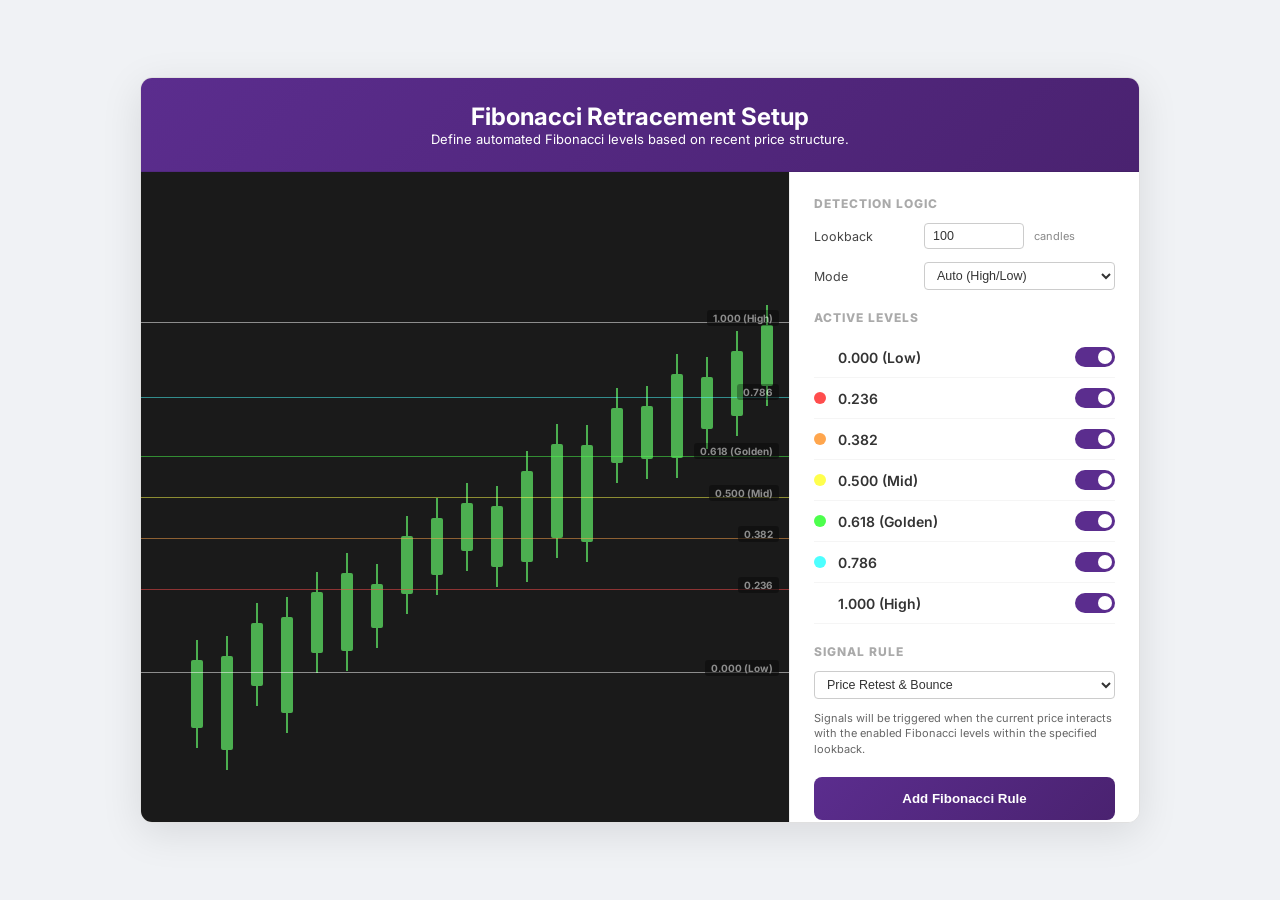
<file: fibonacci-preview.html>
<!DOCTYPE html>
<html lang="en">
<head>
    <meta charset="UTF-8">
    <meta name="viewport" content="width=device-width, initial-scale=1.0">
    <title>Fibonacci Retracement Preview | Dexter FX</title>
    <link rel="stylesheet" href="assets/css/style.css">
    <style>
        :root {
            --primary-gradient: linear-gradient(135deg, #5b2d8e 0%, #4a2270 100%);
            --fib-gold: #ffc107;
            --fib-blue: #007bff;
            --fib-green: #28a745;
            --fib-red: #dc3545;
        }

        body {
            background: #f0f2f5;
            font-family: 'Inter', sans-serif;
            display: flex;
            justify-content: center;
            align-items: center;
            min-height: 100vh;
            padding: 20px;
            margin: 0;
        }

        .fib-container {
            width: 100%;
            max-width: 1000px;
            background: white;
            border-radius: 12px;
            box-shadow: 0 10px 40px rgba(0,0,0,0.1);
            overflow: hidden;
            display: flex;
            flex-direction: column;
            border: 1px solid #e0e0e0;
        }

        .fib-header {
            background: var(--primary-gradient);
            padding: 24px;
            color: white;
            text-align: center;
            border-bottom: 1px solid rgba(0,0,0,0.1);
        }

        .fib-header h1 {
            margin: 0;
            font-size: 24px;
            font-weight: 700;
        }

        .fib-content {
            display: grid;
            grid-template-columns: 1fr 350px;
            height: 650px;
        }

        .chart-area {
            background: #1a1a1a;
            position: relative;
            overflow: hidden;
            display: flex;
            align-items: center;
            justify-content: center;
        }

        .config-area {
            background: #fff;
            border-left: 1px solid #eee;
            padding: 24px;
            display: flex;
            flex-direction: column;
            gap: 20px;
            overflow-y: auto;
        }

        .section-title {
            font-size: 12px;
            font-weight: 800;
            color: #aaa;
            text-transform: uppercase;
            letter-spacing: 1px;
            margin-bottom: 12px;
        }

        .fib-level-row {
            display: flex;
            align-items: center;
            justify-content: space-between;
            padding: 10px 0;
            border-bottom: 1px solid #f5f5f5;
        }

        .level-info {
            display: flex;
            align-items: center;
            gap: 12px;
        }

        .level-color {
            width: 12px;
            height: 12px;
            border-radius: 50%;
        }

        .level-name {
            font-size: 14px;
            font-weight: 600;
            color: #333;
        }

        .switch {
            position: relative;
            display: inline-block;
            width: 40px;
            height: 20px;
        }

        .switch input { opacity: 0; width: 0; height: 0; }

        .slider {
            position: absolute;
            cursor: pointer;
            top: 0; left: 0; right: 0; bottom: 0;
            background-color: #ccc;
            transition: .4s;
            border-radius: 20px;
        }

        .slider:before {
            position: absolute;
            content: "";
            height: 14px;
            width: 14px;
            left: 3px;
            bottom: 3px;
            background-color: white;
            transition: .4s;
            border-radius: 50%;
        }

        input:checked + .slider { background-color: #5b2d8e; }
        input:checked + .slider:before { transform: translateX(20px); }

        .fib-line {
            position: absolute;
            width: 100%;
            height: 1px;
            left: 0;
            display: flex;
            align-items: center;
            justify-content: flex-end;
            padding-right: 10px;
            font-size: 10px;
            font-weight: 700;
            transition: all 0.3s;
        }

        .fib-label {
            background: rgba(0,0,0,0.6);
            color: white;
            padding: 2px 6px;
            border-radius: 3px;
            margin-top: -10px;
        }

        .price-candle {
            position: absolute;
            width: 12px;
            background: #4caf50;
            border-radius: 2px;
        }

        .price-wick {
            position: absolute;
            width: 2px;
            background: #4caf50;
            left: 5px;
        }

        .btn-integrate {
            margin-top: auto;
            padding: 14px;
            background: var(--primary-gradient);
            color: white;
            border: none;
            border-radius: 8px;
            font-weight: 700;
            cursor: pointer;
            transition: all 0.2s;
        }

        .btn-integrate:hover {
            transform: translateY(-2px);
            box-shadow: 0 4px 15px rgba(91, 45, 142, 0.4);
        }
    </style>
</head>
<body>

    <div class="fib-container">
        <div class="fib-header">
            <h1>Fibonacci Retracement Setup</h1>
            <p>Define automated Fibonacci levels based on recent price structure.</p>
        </div>

        <div class="fib-content">
            <div class="chart-area" id="chart-area">
                <!-- Candles and Fib lines will be injected here -->
            </div>

            <div class="config-area">
                <div>
                    <div class="section-title">Detection Logic</div>
                    <div class="form-row">
                        <span class="form-label" style="min-width: 100px;">Lookback</span>
                        <input type="number" class="form-control" value="100" style="flex:1;">
                        <span style="font-size: 11px; color: #888;">candles</span>
                    </div>
                    <div class="form-row">
                        <span class="form-label" style="min-width: 100px;">Mode</span>
                        <select class="form-control" style="flex:1;">
                            <option>Auto (High/Low)</option>
                            <option>ZigZag Based</option>
                            <option>Manual Points</option>
                        </select>
                    </div>
                </div>

                <div>
                    <div class="section-title">Active Levels</div>
                    <div id="levels-list">
                        <!-- Levels will be injected here -->
                    </div>
                </div>

                <div>
                    <div class="section-title">Signal Rule</div>
                    <select class="form-control" style="width: 100%; margin-bottom: 12px;">
                        <option>Price Retest & Bounce</option>
                        <option>Price Breakout</option>
                        <option>Price Touching Level</option>
                        <option>Level Crossover (Bullish/Bearish)</option>
                    </select>
                    <p style="font-size: 11px; color: #666; line-height: 1.4;">
                        Signals will be triggered when the current price interacts with the enabled Fibonacci levels within the specified lookback.
                    </p>
                </div>

                <button class="btn-integrate">Add Fibonacci Rule</button>
            </div>
        </div>
    </div>

    <script>
        const LEVELS = [
            { val: 0, name: '0.000 (Low)', color: '#fff', active: true },
            { val: 0.236, name: '0.236', color: '#ff4d4d', active: true },
            { val: 0.382, name: '0.382', color: '#ffa64d', active: true },
            { val: 0.5, name: '0.500 (Mid)', color: '#ffff4d', active: true },
            { val: 0.618, name: '0.618 (Golden)', color: '#4dff4d', active: true },
            { val: 0.786, name: '0.786', color: '#4dffff', active: true },
            { val: 1, name: '1.000 (High)', color: '#fff', active: true }
        ];

        const chartArea = document.getElementById('chart-area');
        const levelsList = document.getElementById('levels-list');

        function renderChart() {
            chartArea.innerHTML = '';
            
            // Draw dummy candles (uptrend)
            const candleCount = 20;
            const startY = 500;
            const endY = 150;
            
            for (let i = 0; i < candleCount; i++) {
                const x = 50 + (i * 30);
                const progress = i / candleCount;
                const baseHeight = startY - (progress * (startY - endY));
                const jitter = (Math.random() - 0.5) * 40;
                const h = 40 + Math.random() * 60;
                
                const wick = document.createElement('div');
                wick.className = 'price-wick';
                wick.style.left = x + 5 + 'px';
                wick.style.top = (baseHeight + jitter - 20) + 'px';
                wick.style.height = (h + 40) + 'px';
                chartArea.appendChild(wick);

                const candle = document.createElement('div');
                candle.className = 'price-candle';
                candle.style.left = x + 'px';
                candle.style.top = (baseHeight + jitter) + 'px';
                candle.style.height = h + 'px';
                chartArea.appendChild(candle);
            }

            // Draw Fib Lines
            LEVELS.forEach(lvl => {
                if (!lvl.active) return;
                
                const pos = startY - (lvl.val * (startY - endY));
                const line = document.createElement('div');
                line.className = 'fib-line';
                line.style.top = pos + 'px';
                line.style.backgroundColor = lvl.color;
                line.style.opacity = '0.5';
                
                line.innerHTML = `<span class="fib-label">${lvl.name}</span>`;
                chartArea.appendChild(line);
            });
        }

        function renderLevels() {
            levelsList.innerHTML = '';
            LEVELS.forEach((lvl, idx) => {
                const row = document.createElement('div');
                row.className = 'fib-level-row';
                row.innerHTML = `
                    <div class="level-info">
                        <div class="level-color" style="background: ${lvl.color}"></div>
                        <span class="level-name">${lvl.name}</span>
                    </div>
                    <label class="switch">
                        <input type="checkbox" ${lvl.active ? 'checked' : ''} onchange="toggleLevel(${idx})">
                        <span class="slider"></span>
                    </label>
                `;
                levelsList.appendChild(row);
            });
        }

        function toggleLevel(idx) {
            LEVELS[idx].active = !LEVELS[idx].active;
            renderChart();
        }

        renderLevels();
        renderChart();
    </script>
</body>
</html>
</file>
<file: assets/css/style.css>
@import url('https://fonts.googleapis.com/css2?family=Inter:wght@300;400;500;600;700&display=swap');

*,
*::before,
*::after {
  box-sizing: border-box;
  margin: 0;
  padding: 0;
}

body {
  font-family: 'Inter', Arial, sans-serif;
  font-size: 13px;
  background: #f0f2f5;
  color: #333;
  min-height: 100vh;
  display: flex;
  flex-direction: column;
}

/* ─────────────────── HEADER ─────────────────── */
header {
  background: linear-gradient(90deg, #30302e 0%, #30302e 100%);
  height: 48px;
  display: flex;
  align-items: center;
  justify-content: space-between;
  padding: 0 24px;
  position: sticky;
  top: 0;
  z-index: 100;
  box-shadow: 0 2px 8px rgba(0, 0, 0, 0.3);
}

.header-logo {
  display: flex;
  align-items: center;
  gap: 8px;
  color: #fff;
  font-size: 18px;
  font-weight: 700;
  letter-spacing: 0.5px;
  text-decoration: none;
}

.header-logo svg {
  width: 28px;
  height: 28px;
}

.header-nav {
  display: flex;
  align-items: center;
  gap: 4px;
  color: #aff1f3;
  font-size: 13px;
}

.header-nav a {
  color: #aff1f3;
  text-decoration: none;
  padding: 4px 10px;
  border-radius: 4px;
  transition: background 0.2s;
}

.header-nav a:hover {
  background: rgba(255, 255, 255, 0.15);
  color: #fff;
}

.header-nav .sep {
  color: rgba(255, 255, 255, 0.4);
  margin: 0 4px;
}

/* ─────────────────── LAYOUT ─────────────────── */
.layout {
  display: flex;
  flex: 1;
}

/* ─────────────────── SIDEBAR ─────────────────── */
aside {
  width: 210px;
  min-width: 210px;
  background: #fff;
  border-right: 1px solid #e0e0e0;
  padding: 12px 0;
  min-height: calc(100vh - 48px);
}

.nav-item {
  display: flex;
  align-items: center;
  gap: 8px;
  padding: 9px 16px;
  font-size: 13px;
  color: #444;
  cursor: pointer;
  text-decoration: none;
  transition: background 0.15s, color 0.15s;
  border-left: 3px solid transparent;
}

.nav-item:hover {
  background: #f5f0ff;
  color: #0beaf1;
}

.nav-item.active {
  background: #f0eafa;
  color: #0beaf1;
  font-weight: 600;
  border-left-color: #0beaf1;
}

.nav-item svg {
  width: 15px;
  height: 15px;
  flex-shrink: 0;
}

.nav-section-label {
  font-size: 11px;
  font-weight: 700;
  color: #888;
  padding: 14px 16px 4px;
  text-transform: uppercase;
  letter-spacing: 0.6px;
  display: flex;
  align-items: center;
  justify-content: space-between;
  cursor: pointer;
  user-select: none;
}

.nav-section-label .toggle-arrow {
  font-size: 10px;
  color: #aaa;
  transition: transform 0.2s;
}

.nav-section-label.open .toggle-arrow {
  transform: rotate(90deg);
}

.nav-sub {
  padding-left: 0;
}

.nav-sub .nav-item {
  padding-left: 32px;
  font-size: 12px;
  color: #555;
}

.nav-divider {
  height: 1px;
  background: #eee;
  margin: 8px 0;
}

/* ─────────────────── MAIN ─────────────────── */
main {
  flex: 1;
  padding: 28px 32px 60px;
  max-width: 1100px;
  width: 100%;
}

h1.page-title {
  font-size: 20px;
  font-weight: 700;
  color: #2d2d3a;
  margin-bottom: 24px;
  border-bottom: 2px solid #e8e0f5;
  padding-bottom: 12px;
}

/* ─────────────────── CARD ─────────────────── */
.card {
  background: #fff;
  border: 1px solid #e2e2e2;
  border-radius: 6px;
  margin-bottom: 18px;
  overflow: hidden;
}

/* ─────────────────── STRATEGY PILL SELECTOR ─────────────────── */
.strategy-row {
  display: flex;
  align-items: center;
  gap: 12px;
  padding: 14px 24px;
  border-bottom: 1px solid #eee;
  background: #fafafa;
  flex-wrap: wrap;
}

.strategy-row .row-label {
  font-weight: 600;
  font-size: 13px;
  color: #333;
  min-width: 110px;
}

.radio-pill {
  display: inline-flex;
  align-items: center;
  gap: 6px;
  padding: 5px 16px;
  border-radius: 20px;
  border: 1.5px solid #d0d0d0;
  background: #fff;
  cursor: pointer;
  font-size: 13px;
  color: #555;
  transition: all 0.15s;
  user-select: none;
  white-space: nowrap;
}

.radio-pill input[type="radio"] {
  display: none;
}

.radio-pill:hover {
  border-color: #0beaf1;
  color: #0beaf1;
}

.radio-pill.selected {
  background: #0beaf1;
  border-color: #0beaf1;
  color: #fff;
  font-weight: 600;
}

.radio-pill.selected::before {
  content: "✓";
  display: inline-block;
  width: 14px;
  height: 14px;
  background: #fff;
  color: #0beaf1;
  border-radius: 50%;
  font-size: 9px;
  text-align: center;
  line-height: 14px;
  font-weight: 700;
}

/* ─────────────────── PLATFORM ROW ─────────────────── */
.platform-row {
  display: flex;
  align-items: center;
  gap: 16px;
  padding: 10px 24px;
  background: #fff;
}

/* ─────────────────── STEP TITLE ─────────────────── */
.step-title {
  font-size: 15px;
  font-weight: 700;
  color: #5b2d8e;
  padding: 14px 24px 10px;
  border-bottom: 1px solid #eee;
  margin-bottom: 14px;
}

/* ─────────────────── FORM HELPERS ─────────────────── */
.form-section {
  padding: 0 24px 20px;
}

.form-row {
  display: flex;
  align-items: center;
  gap: 10px;
  margin-bottom: 13px;
  flex-wrap: wrap;
}

.form-row:last-child {
  margin-bottom: 0;
}

.form-label {
  font-size: 12.5px;
  color: #444;
  min-width: 175px;
  display: flex;
  align-items: center;
  gap: 4px;
  flex-shrink: 0;
}

.help-icon {
  display: inline-flex;
  align-items: center;
  justify-content: center;
  width: 14px;
  height: 14px;
  background: #888;
  color: #fff;
  border-radius: 50%;
  font-size: 9px;
  font-weight: 700;
  cursor: help;
  flex-shrink: 0;
}

.form-control {
  border: 1px solid #ccc;
  border-radius: 4px;
  padding: 5px 8px;
  font-size: 12.5px;
  color: #333;
  background: #fff;
  outline: none;
  transition: border-color 0.15s, box-shadow 0.15s;
  min-width: 110px;
}

.form-control:focus {
  border-color: #5b2d8e;
  box-shadow: 0 0 0 2px rgba(91, 45, 142, 0.1);
}

select.form-control {
  cursor: pointer;
}

input[type="number"].form-control {
  max-width: 100px;
  min-width: 80px;
}

.form-control.wide {
  min-width: 220px;
}

.form-control.mid {
  min-width: 140px;
}

.form-control.sm {
  min-width: 80px;
  width: 90px;
}

.radio-group {
  display: flex;
  align-items: center;
  gap: 14px;
}

.radio-opt {
  display: flex;
  align-items: center;
  gap: 5px;
  cursor: pointer;
  font-size: 12.5px;
  color: #444;
  user-select: none;
}

.radio-opt input[type="radio"] {
  accent-color: #5b2d8e;
  width: 14px;
  height: 14px;
  cursor: pointer;
}

.checkbox-opt {
  display: flex;
  align-items: center;
  gap: 6px;
  cursor: pointer;
  font-size: 12.5px;
  color: #444;
}

.checkbox-opt input[type="checkbox"] {
  accent-color: #5b2d8e;
  width: 14px;
  height: 14px;
}

/* ─────────────────── TWO-COLUMN LAYOUT ─────────────────── */
.two-col {
  display: grid;
  grid-template-columns: 1fr 1fr;
  gap: 0;
}

.two-col .col-left {
  padding: 16px 20px 20px 24px;
  border-right: 1px solid #eee;
}

.two-col .col-right {
  padding: 16px 24px 20px 20px;
  display: flex;
  flex-direction: column;
  align-items: center;
  justify-content: flex-start;
}

/* ─────────────────── NOTE BOX ─────────────────── */
.note-box {
  background: #fffdf0;
  border-left: 3px solid #ffc107;
  padding: 10px 14px;
  font-size: 12px;
  color: #555;
  margin-top: 12px;
  border-radius: 0 4px 4px 0;
  line-height: 1.6;
}

.note-box strong {
  color: #b07800;
}

/* ─────────────────── TIME BLOCK ─────────────────── */
.time-block {
  border: 1px solid #eee;
  border-radius: 5px;
  padding: 14px 16px;
  margin-top: 8px;
}

.time-block-title {
  font-size: 12.5px;
  font-weight: 600;
  color: #444;
  margin-bottom: 10px;
}

.time-row {
  display: flex;
  align-items: center;
  gap: 8px;
  margin-bottom: 8px;
  flex-wrap: wrap;
}

.time-row:last-child {
  margin-bottom: 0;
}

.time-row .lbl {
  min-width: 55px;
  font-size: 12px;
  color: #666;
}

.time-row .to {
  font-size: 12px;
  color: #666;
  font-weight: 600;
}

.time-row .hint {
  font-size: 11px;
  color: #aaa;
  font-style: italic;
}

/* ─────────────────── RULES BOX ─────────────────── */
.rules-box {
  margin: 0 24px 16px;
  border: 1px solid #ddd;
  border-radius: 4px;
  overflow: hidden;
}

.rules-box-header {
  background: #eef2ff;
  padding: 7px 14px;
  font-weight: 700;
  font-size: 11px;
  color: #3a3a6e;
  border-bottom: 1px solid #ddd;
}

.rules-signal-label {
  padding: 8px 14px;
  font-weight: 700;
  font-size: 12px;
  color: #007bff;
  border-bottom: 1px solid #eee;
  display: flex;
  align-items: center;
  gap: 5px;
}

.rules-signal-label.red {
  color: #dc3545;
}

.rules-order-row {
  padding: 8px 14px;
  display: flex;
  align-items: center;
  gap: 12px;
  border-bottom: 1px solid #eee;
  font-size: 12.5px;
  color: #444;
}

.rules-table {
  width: 100%;
  border-collapse: collapse;
}

.rules-table th {
  background: #f5f5f5;
  font-size: 11px;
  font-weight: 700;
  color: #666;
  text-transform: uppercase;
  letter-spacing: 0.4px;
  padding: 7px 12px;
  border-bottom: 1px solid #e0e0e0;
  text-align: left;
}

.rules-table td {
  padding: 10px 12px;
  font-size: 12.5px;
  border-bottom: 1px solid #f0f0f0;
  color: #444;
}

.rules-table tr:last-child td {
  border-bottom: none;
}

.rules-table tr:hover td {
  background: #fdf9ff;
}

/* ─────────────────── BUTTONS ─────────────────── */
.btn-add {
  display: inline-flex;
  align-items: center;
  gap: 5px;
  background: #17a2b8;
  color: #fff;
  border: none;
  border-radius: 4px;
  padding: 5px 12px;
  font-size: 12px;
  font-weight: 600;
  cursor: pointer;
  transition: background 0.15s;
  margin: 8px 14px 12px;
}

.btn-add:hover {
  background: #138496;
}

.btn-add .plus {
  font-size: 16px;
  line-height: 1;
}

.help-link {
  color: #007bff;
  font-size: 12px;
  text-decoration: none;
  display: inline-flex;
  align-items: center;
  gap: 3px;
  white-space: nowrap;
}

.help-link:hover {
  text-decoration: underline;
}

.btn-build {
  display: flex;
  align-items: center;
  justify-content: center;
  gap: 8px;
  background: linear-gradient(135deg, #28a745, #1e7e34);
  color: #fff;
  border: none;
  border-radius: 6px;
  padding: 14px 52px;
  font-size: 16px;
  font-weight: 700;
  cursor: pointer;
  margin: 28px auto;
  letter-spacing: 0.5px;
  box-shadow: 0 4px 14px rgba(40, 167, 69, 0.35);
  transition: all 0.2s;
}

.btn-build:hover {
  background: linear-gradient(135deg, #34c45a, #28a745);
  transform: translateY(-1px);
  box-shadow: 0 6px 18px rgba(40, 167, 69, 0.4);
}

.btn-build svg {
  width: 18px;
  height: 18px;
}

/* ─────────────────── BOT NAME ROW ─────────────────── */
.bot-name-row {
  display: flex;
  align-items: center;
  gap: 12px;
  padding: 16px 24px;
}

.bot-name-row .form-label {
  font-weight: 600;
  font-size: 13px;
  min-width: auto;
}

/* ─────────────────── FOOTER ─────────────────── */
footer {
  background: #f5f5f5;
  border-top: 1px solid #e0e0e0;
  padding: 14px 32px;
  text-align: center;
  font-size: 11.5px;
  color: #888;
  line-height: 1.8;
}

footer a {
  color: #5b2d8e;
  text-decoration: none;
  margin: 0 6px;
}

footer a:hover {
  text-decoration: underline;
}

/* ─────────────────── MODAL ─────────────────── */
.modal-backdrop {
  display: none;
  position: fixed;
  inset: 0;
  background: rgba(0, 0, 0, 0.45);
  z-index: 1000;
  align-items: center;
  justify-content: center;
}

.modal-backdrop.active {
  display: flex;
}

.modal-box {
  background: #fff;
  border-radius: 8px;
  padding: 28px 32px;
  width: 500px;
  max-width: 95vw;
  box-shadow: 0 8px 32px rgba(0, 0, 0, 0.2);
  animation: modalIn 0.18s ease;
}

@keyframes modalIn {
  from {
    opacity: 0;
    transform: scale(0.96) translateY(8px);
  }

  to {
    opacity: 1;
    transform: none;
  }
}

.modal-title {
  font-size: 15px;
  font-weight: 700;
  color: #2d2d3a;
  margin-bottom: 20px;
}

.modal-body {
  display: grid;
  gap: 14px;
}

.modal-footer {
  display: flex;
  justify-content: flex-end;
  gap: 10px;
  margin-top: 24px;
}

.btn-cancel {
  padding: 8px 20px;
  border: 1px solid #ccc;
  background: #fff;
  border-radius: 4px;
  cursor: pointer;
  font-size: 13px;
  transition: background 0.15s;
}

.btn-cancel:hover {
  background: #f5f5f5;
}

.btn-confirm {
  padding: 8px 22px;
  background: #5b2d8e;
  color: #fff;
  border: none;
  border-radius: 4px;
  cursor: pointer;
  font-size: 13px;
  font-weight: 600;
  transition: background 0.15s;
}

.btn-confirm:hover {
  background: #4a2270;
}

/* ─────────────────── TOAST ─────────────────── */
.toast {
  display: none;
  position: fixed;
  bottom: 32px;
  left: 50%;
  transform: translateX(-50%);
  background: #28a745;
  color: #fff;
  padding: 13px 28px;
  border-radius: 8px;
  font-weight: 600;
  font-size: 14px;
  z-index: 2000;
  box-shadow: 0 4px 16px rgba(40, 167, 69, 0.4);
  animation: toastIn 0.2s ease;
}

@keyframes toastIn {
  from {
    opacity: 0;
    transform: translateX(-50%) translateY(12px);
  }

  to {
    opacity: 1;
    transform: translateX(-50%) translateY(0);
  }
}

/* ─────────────────── MISC ─────────────────── */
.hidden {
  display: none !important;
}

.strategy-content {
  animation: fadeIn 0.2s ease;
}

@keyframes fadeIn {
  from {
    opacity: 0;
    transform: translateY(4px);
  }

  to {
    opacity: 1;
    transform: none;
  }
}

/* ─────────────────── SVG DIAGRAMS ─────────────────── */
.diagram-wrap {
  width: 100%;
  background: #f8f8f8;
  border: 1px dashed #ccc;
  border-radius: 5px;
  display: flex;
  align-items: center;
  justify-content: center;
  padding: 10px;
  margin-bottom: 8px;
}

.diagram-wrap svg {
  max-width: 100%;
  height: auto;
}

/* ─────────────────── DELETE ICON BUTTON ─────────────────── */
.btn-icon-del {
  background: none;
  border: none;
  color: #dc3545;
  cursor: pointer;
  font-size: 15px;
  line-height: 1;
  padding: 2px 4px;
  border-radius: 3px;
  transition: background 0.15s;
}

.btn-icon-del:hover {
  background: #fff0f0;
}

/* ─────────────────── REAL-SITE FORM LAYOUT ─────────────────── */
/* Mirrors the exact label-left / control-right layout from the real site */
.real-form {
  padding: 4px 24px 20px;
}

.real-row {
  display: flex;
  align-items: center;
  min-height: 38px;
  border-bottom: 1px solid #f5f5f5;
  padding: 7px 0;
  gap: 0;
}

.real-row:last-child {
  border-bottom: none;
}

.real-label {
  min-width: 220px;
  width: 220px;
  font-size: 12.5px;
  color: #444;
  text-align: right;
  padding-right: 20px;
  display: flex;
  align-items: center;
  justify-content: flex-end;
  gap: 5px;
  flex-shrink: 0;
}

.real-val {
  display: flex;
  align-items: center;
  gap: 8px;
  flex-wrap: wrap;
}

.real-val select,
.real-val input[type="number"],
.real-val input[type="text"] {
  border: 1px solid #ccc;
  border-radius: 4px;
  padding: 4px 7px;
  font-size: 12.5px;
  color: #333;
  background: #fff;
  outline: none;
  transition: border-color 0.15s, box-shadow 0.15s;
}

.real-val select {
  cursor: pointer;
  min-width: 115px;
}

.real-val select:focus,
.real-val input:focus {
  border-color: #5b2d8e;
  box-shadow: 0 0 0 2px rgba(91, 45, 142, 0.1);
}

.real-val input[type="number"] {
  width: 85px;
}

.real-val .radio-group {
  gap: 16px;
}

/* Separator between label/value like "Coef x ATR" selects */
.to-sep {
  font-size: 12px;
  color: #555;
  font-weight: 600;
  padding: 0 2px;
}

.not-req-hint {
  font-size: 11px;
  color: #aaa;
  font-style: italic;
}

/* ─────────────────── STEP 2 TRADE MANAGEMENT ─────────────────── */
/* Utility: hide sub-controls */
.hide {
  display: none !important;
}

/* Row override for Step 2 — allow wrapping val content */
.tm2-row {
  align-items: flex-start;
  padding: 10px 0;
}

/* Value column: stack controls then help link */
.tm2-val {
  display: flex;
  flex-direction: column;
  align-items: flex-start;
  gap: 6px;
}

/* Inline group of dropdowns/inputs */
.tm2-controls {
  display: flex;
  align-items: center;
  gap: 8px;
  flex-wrap: wrap;
}

/* Primary (wider) select */
.tm2-select {
  min-width: 230px;
  cursor: pointer;
  appearance: none;
  -webkit-appearance: none;
  background-image: url("data:image/svg+xml,%3Csvg xmlns='http://www.w3.org/2000/svg' width='10' height='6'%3E%3Cpath d='M0 0l5 6 5-6z' fill='%23888'/%3E%3C/svg%3E");
  background-repeat: no-repeat;
  background-position: right 9px center;
  padding-right: 26px;
}

/* Secondary (narrower) sub-controls */
.tm2-sub {
  min-width: 130px;
}

/* Help link tweak for Step 2 */
.tm2-val .help-link {
  color: #5b2d8e;
  font-size: 12px;
}

.tm2-val .help-link:hover {
  color: #3d1d6e;
}

/* ? badge inside help link */
.glyphicon-q {
  display: inline-flex;
  align-items: center;
  justify-content: center;
  width: 15px;
  height: 15px;
  background: #5b2d8e;
  color: #fff;
  border-radius: 50%;
  font-size: 10px;
  font-weight: 700;
  line-height: 1;
  flex-shrink: 0;
}

/* ─────────────────── STEP 2 HELP MODAL ─────────────────── */
#tm2-help-modal {
  display: none;
  position: fixed;
  inset: 0;
  background: rgba(0, 0, 0, 0.45);
  z-index: 9999;
  align-items: center;
  justify-content: center;
}

#tm2-help-modal .tm2-modal-box {
  background: #fff;
  border-radius: 10px;
  padding: 28px 30px;
  max-width: 440px;
  width: 92%;
  position: relative;
  box-shadow: 0 8px 30px rgba(0, 0, 0, 0.2);
  animation: modalIn 0.18s ease;
}

#tm2-help-modal .tm2-modal-close {
  position: absolute;
  top: 12px;
  right: 14px;
  background: none;
  border: none;
  font-size: 20px;
  cursor: pointer;
  color: #888;
  line-height: 1;
}

#tm2-help-modal .tm2-modal-close:hover {
  color: #333;
}

#tm2-help-title {
  margin: 0 0 12px;
  color: #2d0077;
  font-size: 16px;
  font-weight: 700;
}

#tm2-help-body {
  font-size: 13px;
  line-height: 1.7;
  color: #444;
  margin: 0;
}

/* MASSIVE MODAL UPGRADES */
.modal-box.large {
  max-width: 900px;
  width: 90%;
}
.panel-grid {
  display: grid;
  grid-template-columns: 1fr 1fr;
  gap: 20px;
  padding: 10px 0;
}
@media(max-width: 768px) {
  .panel-grid {
    grid-template-columns: 1fr;
  }
}
.preview-area {
  background: #f8f8f8;
  border: 1px dashed #ccc;
  border-radius: 4px;
  min-height: 250px;
  display: flex;
  flex-direction: column;
  align-items: center;
  justify-content: center;
  padding: 16px;
  text-align: center;
  height: 100%;
}
.preview-area img {
  max-width: 100%;
  max-height: 220px;
  object-fit: contain;
  margin-bottom: 12px;
}
.preview-desc {
  font-size: 13px;
  color: #888;
  font-style: italic;
}

/* ------------------- CANDLESTICK MODAL ------------------- */
:root {
  --bullish-color: #28a745;
  --bearish-color: #dc3545;
  --neutral-color: #6c757d;
}

#candle-modal .modal-box {
  width: 900px;
  max-width: 95vw;
  padding: 0;
  overflow: hidden;
  display: flex;
  flex-direction: column;
  background: #fff;
}

.candle-modal-content {
  display: grid;
  grid-template-columns: 320px 1fr;
  height: 550px;
  background: #fff;
}

.pattern-list-col {
  border-right: 1px solid #eee;
  overflow-y: auto;
  background: #fafafa;
}

.pattern-tabs {
  display: flex;
  gap: 4px;
  padding: 8px 12px;
  background: #f0f0f0;
  border-bottom: 1px solid #eee;
  position: sticky;
  top: 0;
  z-index: 10;
}

.candle-tab-btn {
  flex: 1;
  padding: 6px 4px;
  border: none;
  background: transparent;
  border-radius: 4px;
  font-size: 10px;
  font-weight: 700;
  color: #666;
  cursor: pointer;
  text-transform: uppercase;
  transition: all 0.2s;
}

.candle-tab-btn.active {
  background: #fff;
  color: #5b2d8e;
  box-shadow: 0 2px 4px rgba(0, 0, 0, 0.05);
}

.pattern-item {
  display: flex;
  align-items: center;
  gap: 12px;
  padding: 10px 16px;
  cursor: pointer;
  transition: all 0.2s;
  border-bottom: 1px solid #f0f0f0;
  background: #fff;
}

.pattern-item:hover {
  background: #f5f5f5;
}

.pattern-item.active {
  background: #f0eafa;
  border-left: 4px solid #5b2d8e;
}

.pattern-item.hidden {
  display: none;
}

.pattern-icon {
  width: 32px;
  height: 32px;
  display: flex;
  align-items: center;
  justify-content: center;
  background: #fff;
  border-radius: 4px;
  border: 1px solid #eee;
}

.pattern-icon svg {
  max-width: 24px;
  max-height: 24px;
}

.pattern-info {
  flex: 1;
}

.pattern-name {
  font-weight: 600;
  font-size: 13px;
  color: #333;
}

.pattern-type {
  font-size: 10px;
  text-transform: uppercase;
  font-weight: 700;
}

.type-bullish {
  color: var(--bullish-color);
}

.type-bearish {
  color: var(--bearish-color);
}

.type-neutral {
  color: var(--neutral-color);
}

.details-col {
  padding: 30px;
  display: flex;
  flex-direction: column;
  align-items: center;
  text-align: center;
  overflow-y: auto;
  background: #fff;
}

.visual-preview {
  width: 240px;
  height: 180px;
  background: #f8f9ff;
  border-radius: 8px;
  border: 2px dashed #d0d7ff;
  display: flex;
  align-items: center;
  justify-content: center;
  margin-bottom: 20px;
}

.visual-preview svg {
  width: 100px;
  height: 150px;
}

.pattern-description {
  max-width: 400px;
  line-height: 1.6;
  color: #666;
  margin-bottom: 24px;
  font-size: 13px;
}

.candle-config-row {
  display: flex;
  gap: 16px;
  width: 100%;
  justify-content: center;
  margin-top: auto;
  padding-top: 20px;
  border-top: 1px solid #eee;
}

.candle-footer {
  padding: 16px 24px;
  background: #f9f9f9;
  border-top: 1px solid #eee;
  display: flex;
  justify-content: flex-end;
  gap: 12px;
}

.candle-btn {
  background: #5b2d8e !important;
  color: #fff !important;
}

.candle-btn:hover {
  background: #4a2270 !important;
}

.wick {
  stroke-width: 1.5;
  stroke-linecap: round;
}

.candle-body {
  stroke-width: 1;
}

.rules-btn-group {
  display: flex;
  flex-direction: column;
  gap: 4px;
  padding: 8px 14px 12px;
}

.rules-btn-group .btn-add {
  margin: 0 !important;
  width: fit-content;
}


#candle-modal .modal-title {
  padding: 28px 32px 0;
  margin-bottom: 20px;
  font-size: 15px;
}
</file>
